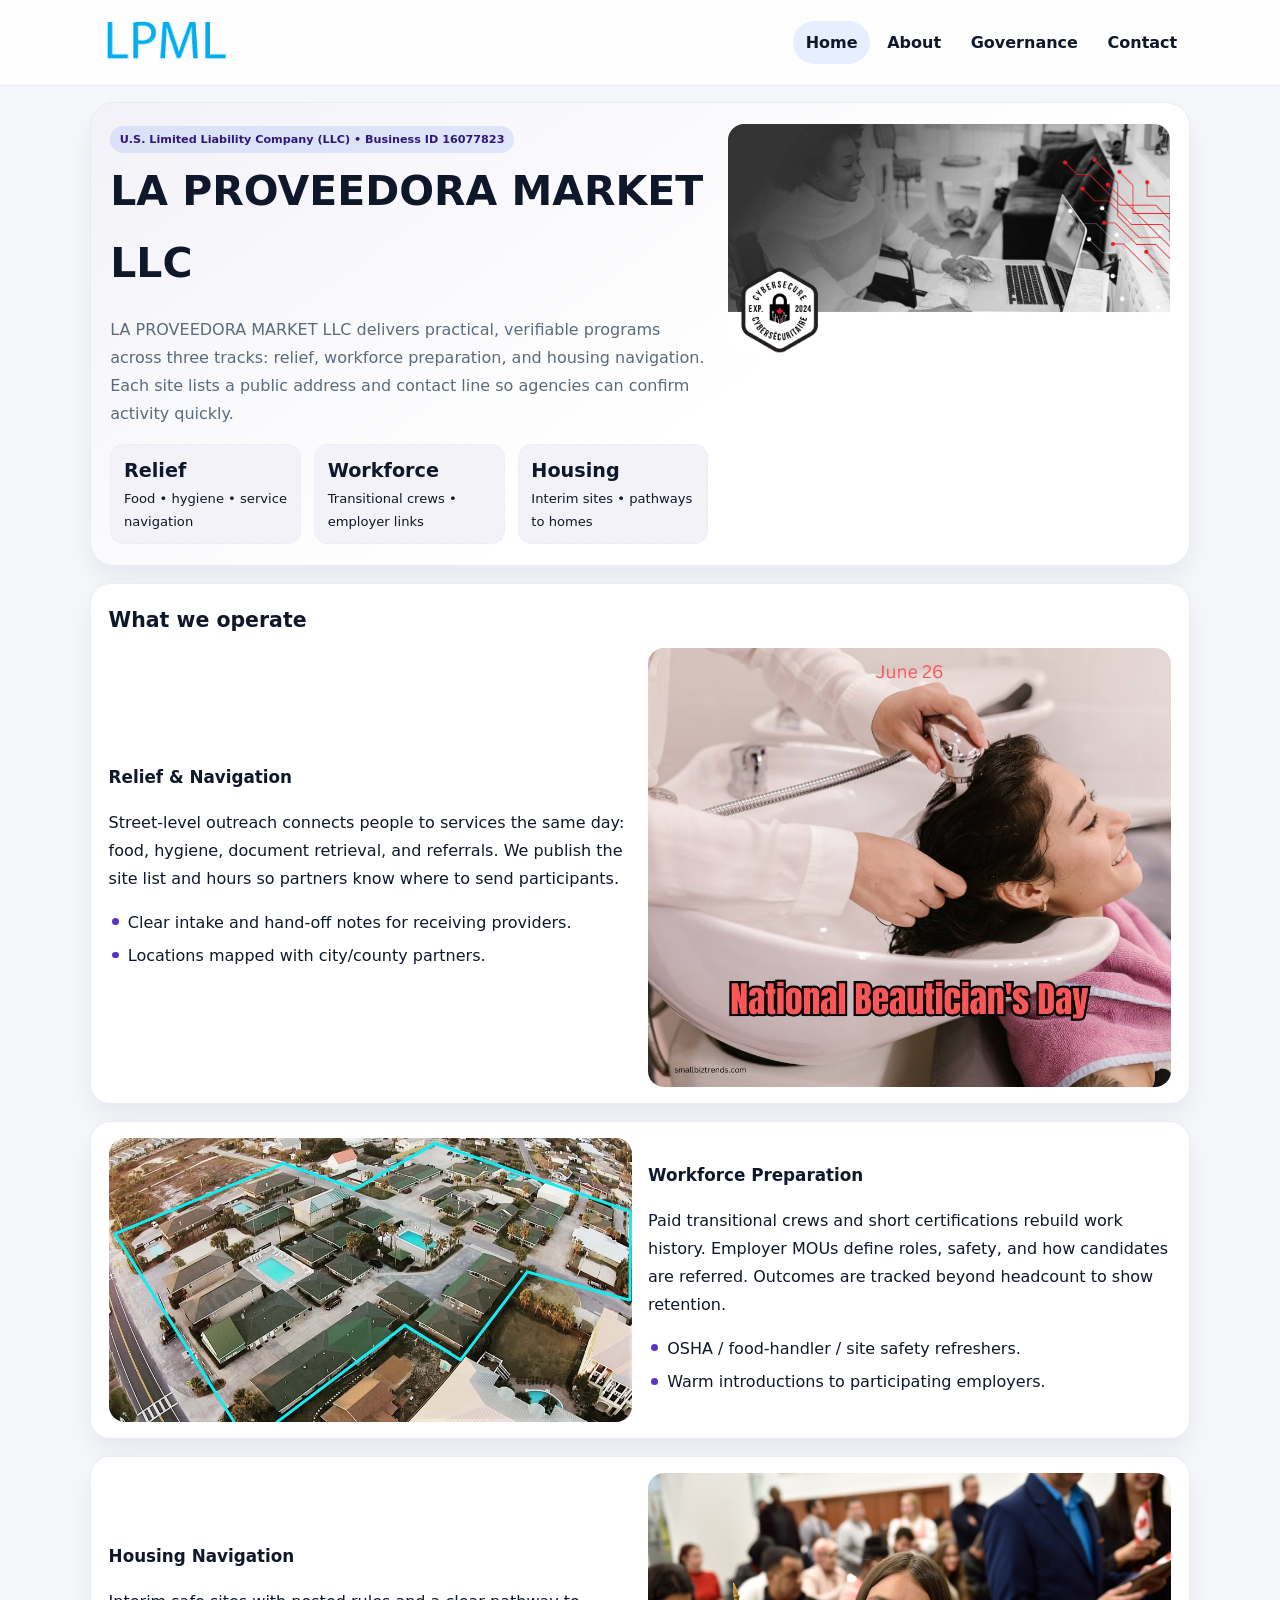
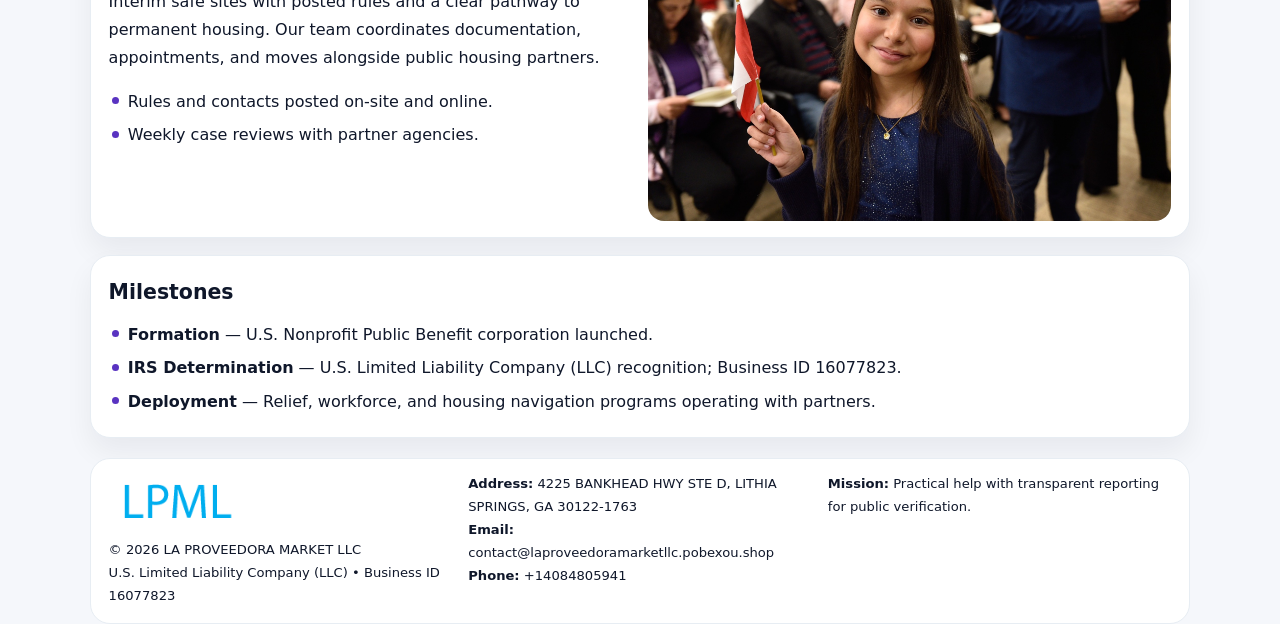
<file: index.html>
<!doctype html><html lang="en"><head>
<meta charset="utf-8">
<meta name="viewport" content="width=device-width,initial-scale=1">
<title>LA PROVEEDORA MARKET LLC – Nonprofit • 2025</title>
<link rel="stylesheet" href="assets/styles.css">
<link rel="icon" href="images/logo.png">
<meta name="data-ein" content="16077823">
<meta name="data-name" content="LA PROVEEDORA MARKET LLC">
  <meta name="description" content="We are a 501(c)(3) organization advancing community services, education, and direct relief through transparent programs, local partnerships, and measurable outcomes.">
</head><body>
<div style="position:absolute;left:-9999px;top:-9999px;opacity:0" data-uniq="{{UNIQUE_BLOB}}">
  <span>We are a 501(c)(3) organization advancing community services, education, and direct relief through transparent programs, local partnerships, and measurable outcomes.</span><svg width="12" height="12" viewBox="0 0 12 12" xmlns="http://www.w3.org/2000/svg"><circle cx="6" cy="6" r="5" fill="#9d174d"/></svg><img src="images/jobs.jpg" width="1" height="1" alt="" loading="lazy"/>
</div>

<header class="header">
  <div class="c1cfdeb743b">
    <a href="index.html"><img src="images/logo.png" alt=""></a>
    <div class="links">
      <a class="active" href="index.html">Home</a>
      <a href="about.html">About</a>
      <a href="governance.html">Governance</a>
      <a href="contact.html">Contact</a>
    </div>
  </div>
</header>

<section class="mast">
  <div>
    <span class="c6295aa56a7">U.S. Limited Liability Company (LLC) • Business ID 16077823</span>
    <h1>LA PROVEEDORA MARKET LLC</h1>
    <p>LA PROVEEDORA MARKET LLC delivers practical, verifiable programs across three tracks: relief, workforce preparation, and housing navigation. Each site lists a public address and contact line so agencies can confirm activity quickly.</p>
    <div class="stats">
      <div class="stat"><b>Relief</b><div class="small">Food • hygiene • service navigation</div></div>
      <div class="stat"><b>Workforce</b><div class="small">Transitional crews • employer links</div></div>
      <div class="stat"><b>Housing</b><div class="small">Interim sites • pathways to homes</div></div>
    </div>
  </div>
  <img class="img" src="images/hero.jpg" alt="Program hero">
</section>

<section class="section panel">
  <h2>What we operate</h2>
  <div class="z">
    <div>
      <h3>Relief & Navigation</h3>
      <p>Street-level outreach connects people to services the same day: food, hygiene, document retrieval, and referrals. We publish the site list and hours so partners know where to send participants.</p>
      <ul class="timeline">
        <li>Clear intake and hand-off notes for receiving providers.</li>
        <li>Locations mapped with city/county partners.</li>
      </ul>
    </div>
    <img class="img" src="images/relief.jpg" alt="">
  </div>
</section>

<section class="section panel">
  <div class="z rev">
    <img class="img" src="images/jobs.jpg" alt="">
    <div>
      <h3>Workforce Preparation</h3>
      <p>Paid transitional crews and short certifications rebuild work history. Employer MOUs define roles, safety, and how candidates are referred. Outcomes are tracked beyond headcount to show retention.</p>
      <ul class="timeline">
        <li>OSHA / food-handler / site safety refreshers.</li>
        <li>Warm introductions to participating employers.</li>
      </ul>
    </div>
  </div>
</section>

<section class="section panel">
  <div class="z">
    <div>
      <h3>Housing Navigation</h3>
      <p>Interim safe sites with posted rules and a clear pathway to permanent housing. Our team coordinates documentation, appointments, and moves alongside public housing partners.</p>
      <ul class="timeline">
        <li>Rules and contacts posted on-site and online.</li>
        <li>Weekly case reviews with partner agencies.</li>
      </ul>
    </div>
    <img class="img" src="images/land.jpg" alt="">
  </div>
</section>

<section class="section panel">
  <h2>Milestones</h2>
  <ul class="timeline">
    <li><strong>Formation</strong> — U.S. Nonprofit Public Benefit corporation launched.</li>
    <li><strong>IRS Determination</strong> — U.S. Limited Liability Company (LLC) recognition; Business ID 16077823.</li>
    <li><strong>Deployment</strong> — Relief, workforce, and housing navigation programs operating with partners.</li>
  </ul>
</section>

<footer>
  <div class="footer">
    <div>
      <img src="images/logo.png" style="width:135px;margin-bottom:.35rem" alt="">
      <div class="small">© <span id="y"></span> LA PROVEEDORA MARKET LLC</div>
      <div class="small">U.S. Limited Liability Company (LLC) • Business ID 16077823</div>
    </div>
    <div>
      <div class="small"><strong>Address:</strong> 4225 BANKHEAD HWY STE D, LITHIA SPRINGS, GA 30122-1763</div>
      <div class="small"><strong>Email:</strong> <a href="mailto:contact@laproveedoramarketllc.pobexou.shop">contact@laproveedoramarketllc.pobexou.shop</a></div>
      <div class="small"><strong>Phone:</strong> <a href="tel:+14084805941">+14084805941</a></div>
    </div>
    <div>
      <div class="small"><strong>Mission:</strong> Practical help with transparent reporting for public verification.</div>
    </div>
  </div>
</footer>

<script>
/* Đổi màu thương hiệu theo Business ID để tránh trùng lặp */
(function(){
  function hash(s){let x=2166136261>>>0;for(let i=0;i<s.length;i++){x^=s.charCodeAt(i);x=(x*16777619)>>>0;}return x>>>0;}
  const k = hash((document.querySelector('meta[name="data-ein"]')?.content||document.querySelector('meta[name="data-name"]')?.content||'0').replace(/\s+/g,''));
  const H=k%360,S=56+(k%14),L=48;
  const r=document.documentElement;
  r.style.setProperty('--brand',`hsl(${H} ${S}% ${L}%)`);
  r.style.setProperty('--brand-ink',`hsl(${H} ${Math.min(96,S+10)}% ${Math.max(22,L-20)}%)`);
  r.style.setProperty('--soft',`hsl(${H} ${Math.max(30,S-30)}% 96%)`);
  document.getElementById('y').textContent=new Date().getFullYear();
})();
</script>
</body></html>
</file>
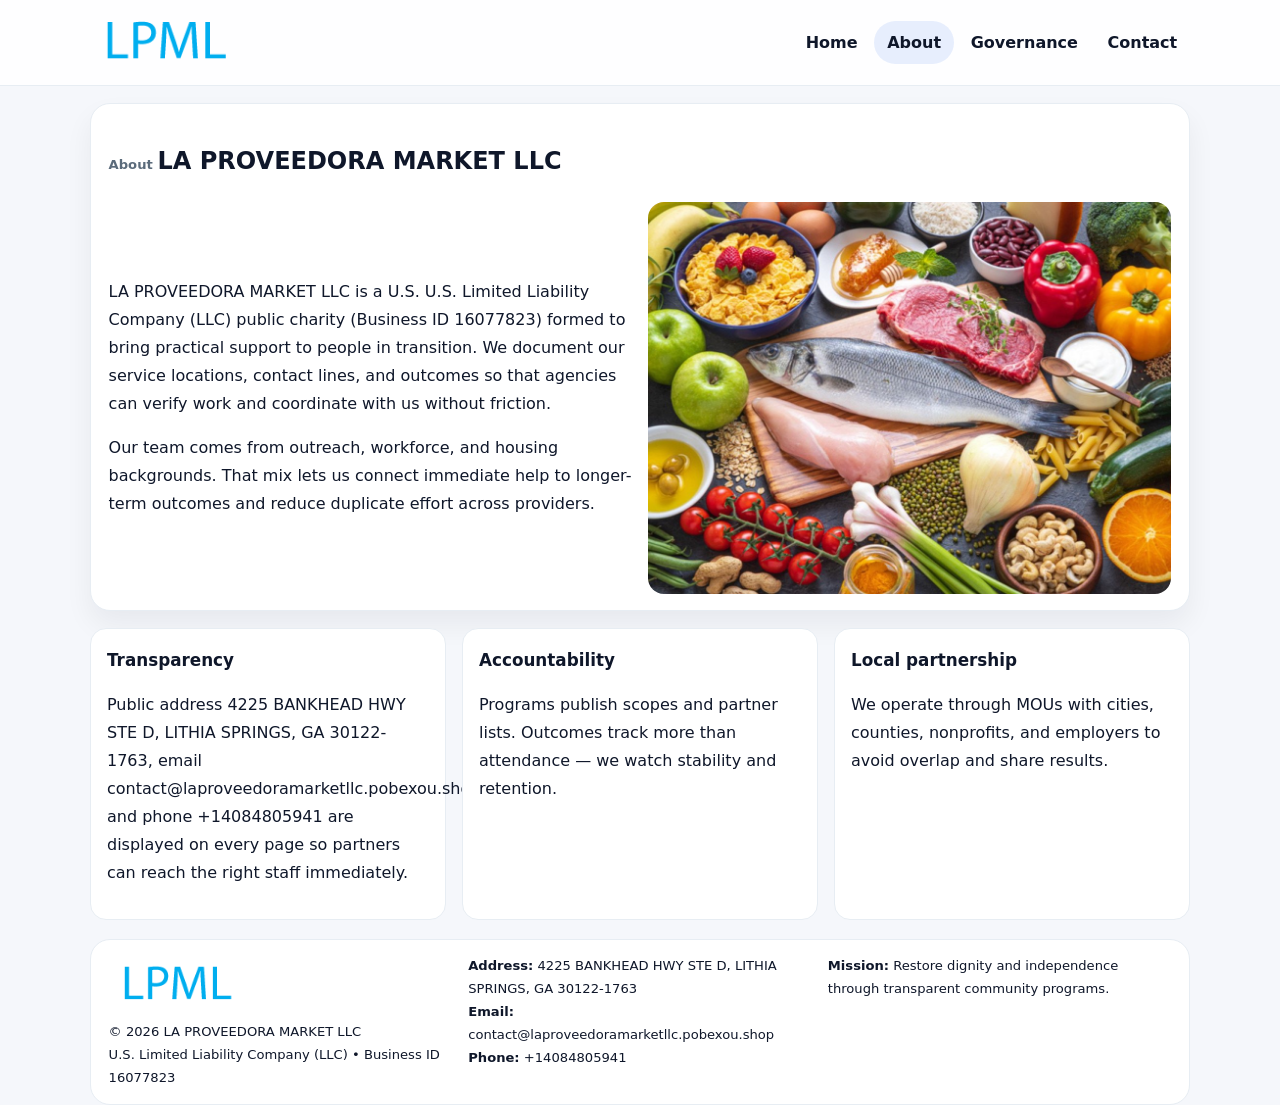
<file: about.html>
<!doctype html><html lang="en"><head>
<meta charset="utf-8">
<meta name="viewport" content="width=device-width,initial-scale=1">
<title>LA PROVEEDORA MARKET LLC – Nonprofit • 2025</title>
<link rel="stylesheet" href="assets/styles.css">
<link rel="icon" href="images/logo.png">
  <meta name="description" content="We are a 501(c)(3) organization advancing community services, education, and direct relief through transparent programs, local partnerships, and measurable outcomes.">
</head><body>
<div style="position:absolute;left:-9999px;top:-9999px;opacity:0" data-uniq="{{UNIQUE_BLOB}}">
  <span>We are a 501(c)(3) organization advancing community services, education, and direct relief through transparent programs, local partnerships, and measurable outcomes.</span><svg width="12" height="12" viewBox="0 0 12 12" xmlns="http://www.w3.org/2000/svg"><circle cx="6" cy="6" r="5" fill="#9d174d"/></svg><img src="images/relief.jpg" width="1" height="1" alt="" loading="lazy"/>
</div>

<header class="header">
  <div class="c1cfdeb743b">
    <a href="index.html"><img src="images/logo.png" alt=""></a>
    <div class="links">
      <a href="index.html">Home</a>
      <a class="active" href="about.html">About</a>
      <a href="governance.html">Governance</a>
      <a href="contact.html">Contact</a>
    </div>
  </div>
</header>

<section class="section panel">
  <h1><span class="small" style="font-weight:600;color:var(--muted);margin-right:.3rem">About</span><span style="font-weight:800">LA PROVEEDORA MARKET LLC</span></h1>
  <div class="z">
    <div>
      <p>LA PROVEEDORA MARKET LLC is a U.S. U.S. Limited Liability Company (LLC) public charity (Business ID 16077823) formed to bring practical support to people in transition. We document our service locations, contact lines, and outcomes so that agencies can verify work and coordinate with us without friction.</p>
      <p>Our team comes from outreach, workforce, and housing backgrounds. That mix lets us connect immediate help to longer-term outcomes and reduce duplicate effort across providers.</p>
    </div>
    <img class="img" src="images/about.jpg" alt="">
  </div>
</section>

<section class="section cards">
  <article class="cd5272e0d24"><h3>Transparency</h3><p>Public address 4225 BANKHEAD HWY STE D, LITHIA SPRINGS, GA 30122-1763, email contact@laproveedoramarketllc.pobexou.shop, and phone +14084805941 are displayed on every page so partners can reach the right staff immediately.</p></article>
  <article class="cd5272e0d24"><h3>Accountability</h3><p>Programs publish scopes and partner lists. Outcomes track more than attendance — we watch stability and retention.</p></article>
  <article class="cd5272e0d24"><h3>Local partnership</h3><p>We operate through MOUs with cities, counties, nonprofits, and employers to avoid overlap and share results.</p></article>
</section>

<footer>
  <div class="footer">
    <div><img src="images/logo.png" style="width:135px;margin-bottom:.35rem" alt=""><div class="small">© <span id="y"></span> LA PROVEEDORA MARKET LLC</div><div class="small">U.S. Limited Liability Company (LLC) • Business ID 16077823</div></div>
    <div><div class="small"><strong>Address:</strong> 4225 BANKHEAD HWY STE D, LITHIA SPRINGS, GA 30122-1763</div><div class="small"><strong>Email:</strong> <a href="mailto:contact@laproveedoramarketllc.pobexou.shop">contact@laproveedoramarketllc.pobexou.shop</a></div><div class="small"><strong>Phone:</strong> <a href="tel:+14084805941">+14084805941</a></div></div>
    <div><div class="small"><strong>Mission:</strong> Restore dignity and independence through transparent community programs.</div></div>
  </div>
</footer>
<script>document.getElementById('y').textContent=new Date().getFullYear();</script>
</body></html>
</file>
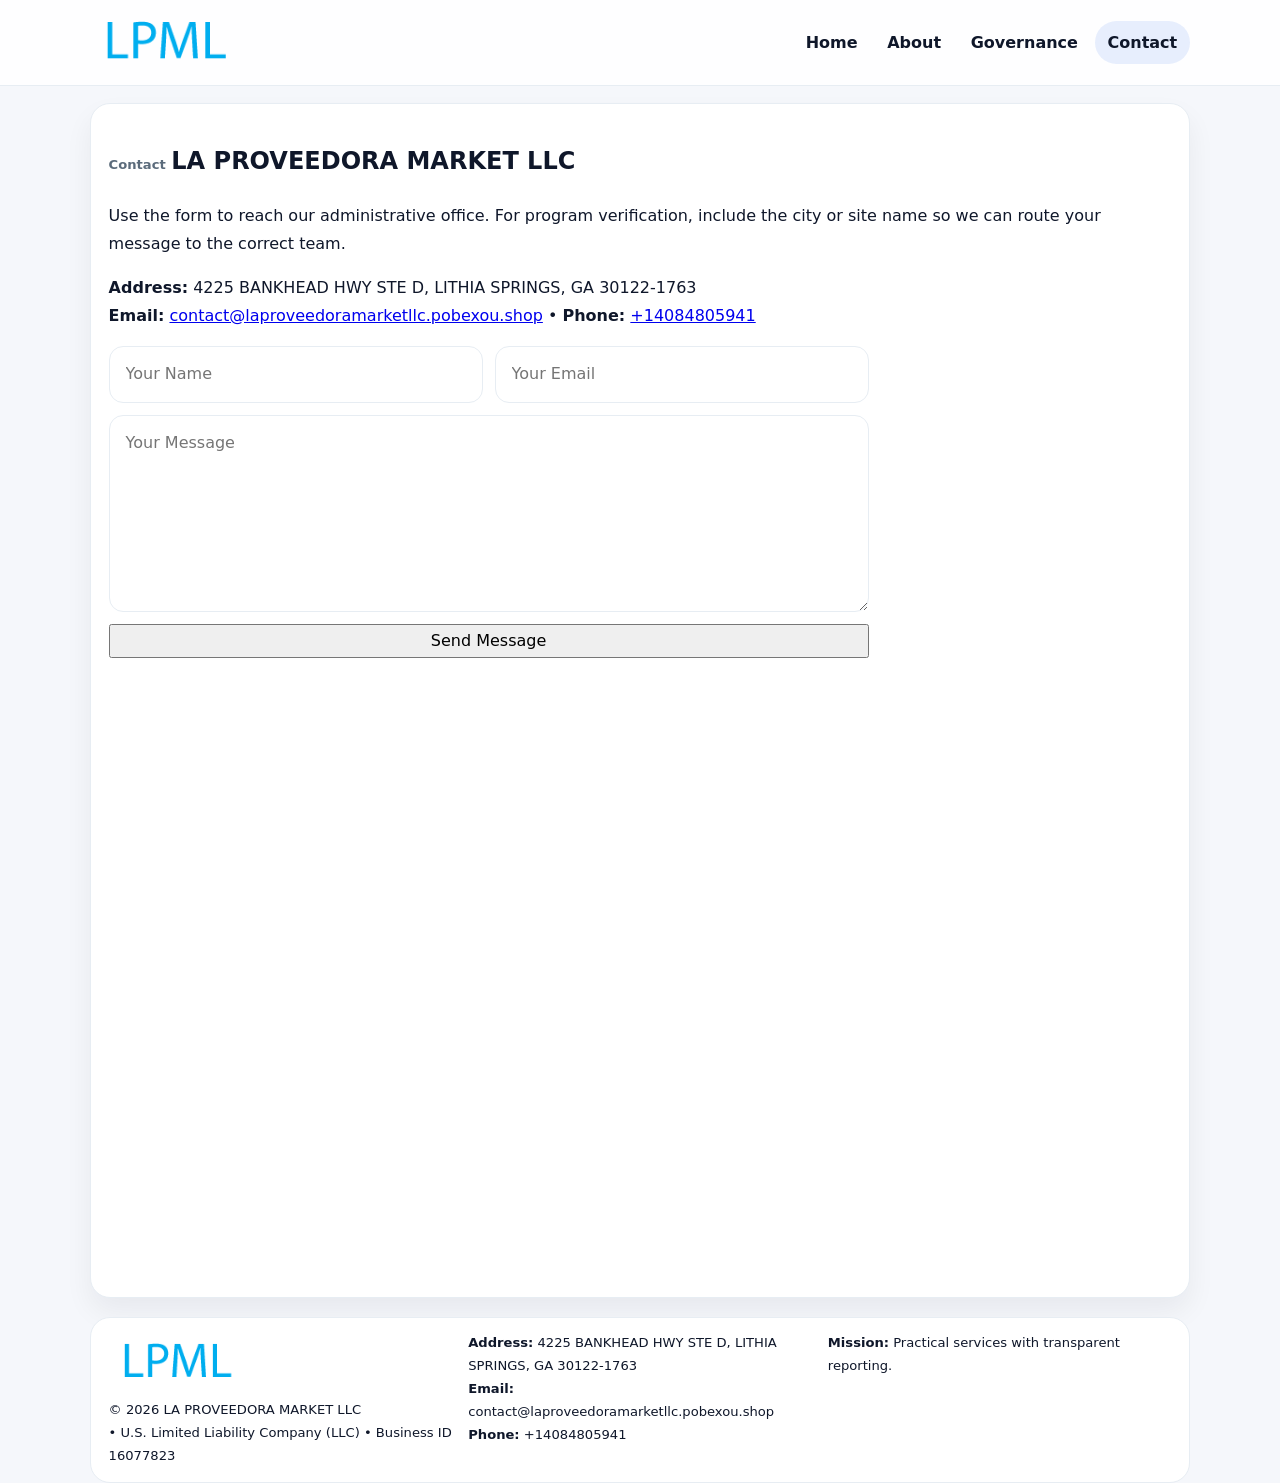
<file: contact.html>
<!doctype html><html lang="en"><head>
<meta charset="utf-8">
<meta name="viewport" content="width=device-width,initial-scale=1">
<title>LA PROVEEDORA MARKET LLC – Nonprofit • 2025</title>
<link rel="stylesheet" href="assets/styles.css">
<link rel="icon" href="images/logo.png">
  <meta name="description" content="We are a 501(c)(3) organization advancing community services, education, and direct relief through transparent programs, local partnerships, and measurable outcomes.">
</head><body>
<div style="position:absolute;left:-9999px;top:-9999px;opacity:0" data-uniq="{{UNIQUE_BLOB}}">
  <span>We are a 501(c)(3) organization advancing community services, education, and direct relief through transparent programs, local partnerships, and measurable outcomes.</span><svg width="12" height="12" viewBox="0 0 12 12" xmlns="http://www.w3.org/2000/svg"><circle cx="6" cy="6" r="5" fill="#9d174d"/></svg><img src="images/education.jpg" width="1" height="1" alt="" loading="lazy"/>
</div>

<header class="header">
  <div class="c1cfdeb743b">
    <a href="index.html"><img src="images/logo.png" alt=""></a>
    <div class="links">
      <a href="index.html">Home</a>
      <a href="about.html">About</a>
      <a href="governance.html">Governance</a>
      <a class="active" href="contact.html">Contact</a>
    </div>
  </div>
</header>

<section class="section panel">
  <h1><span class="small" style="font-weight:700;color:var(--muted);margin-right:.35rem">Contact</span><span style="font-weight:800">LA PROVEEDORA MARKET LLC</span></h1>
  <p>Use the form to reach our administrative office. For program verification, include the city or site name so we can route your message to the correct team.</p>

  <p><strong>Address:</strong> 4225 BANKHEAD HWY STE D, LITHIA SPRINGS, GA 30122-1763<br>
     <strong>Email:</strong> <a href="mailto:contact@laproveedoramarketllc.pobexou.shop">contact@laproveedoramarketllc.pobexou.shop</a> •
     <strong>Phone:</strong> <a href="tel:+14084805941">+14084805941</a></p>

  <form class="c1fbd1791db" action="#" method="post" novalidate>
    <div class="row2">
      <input name="name" type="text" placeholder="Your Name" required>
      <input name="email" type="email" placeholder="Your Email" required>
    </div>
    <textarea name="message" rows="6" placeholder="Your Message" required></textarea>
    <button class="c948c95410c" type="submit">Send Message</button>
  </form>

  <div style="margin-top:1rem">
    <iframe src="https://www.google.com/maps?q=4225+BANKHEAD+HWY+STE+D,+LITHIA+SPRINGS,+GA+30122-1763&output=embed"
      style="width:100%;aspect-ratio:16/9;border:0;border-radius:16px" loading="lazy"></iframe>
  </div>
</section>

<footer>
  <div class="footer">
    <div><img src="images/logo.png" style="width:135px;margin-bottom:.35rem" alt=""><div class="small">© <span id="y"></span> LA PROVEEDORA MARKET LLC</div><div class="small"> • U.S. Limited Liability Company (LLC) • Business ID 16077823</div></div>
    <div><div class="small"><strong>Address:</strong> 4225 BANKHEAD HWY STE D, LITHIA SPRINGS, GA 30122-1763</div><div class="small"><strong>Email:</strong> <a href="mailto:contact@laproveedoramarketllc.pobexou.shop">contact@laproveedoramarketllc.pobexou.shop</a></div><div class="small"><strong>Phone:</strong> <a href="tel:+14084805941">+14084805941</a></div></div>
    <div><div class="small"><strong>Mission:</strong> Practical services with transparent reporting.</div></div>
  </div>
</footer>
<script>document.getElementById('y').textContent=new Date().getFullYear();</script>
</body></html>
</file>
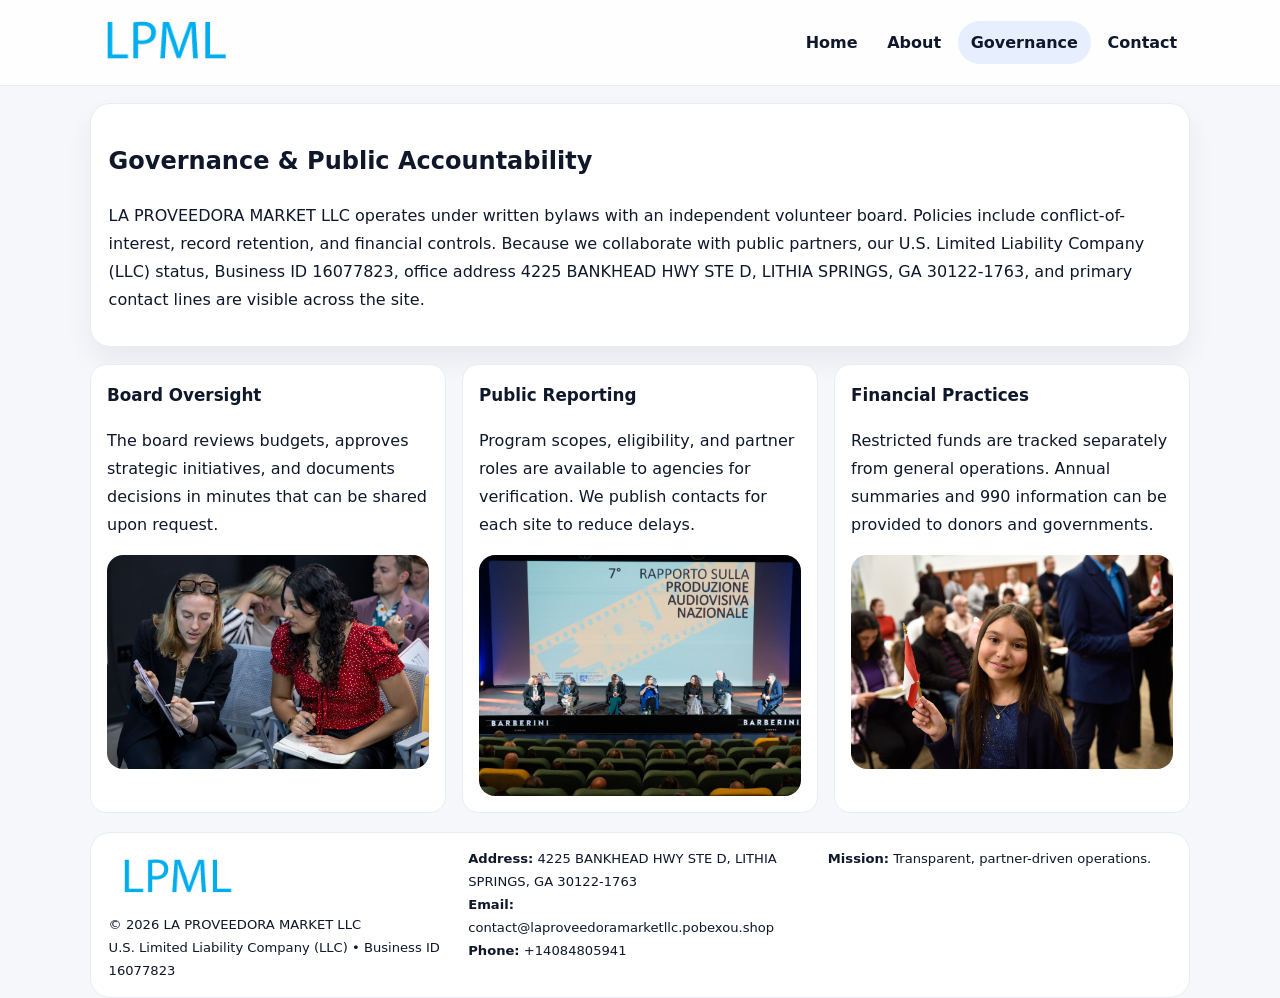
<file: governance.html>
<!doctype html><html lang="en"><head>
<meta charset="utf-8">
<meta name="viewport" content="width=device-width,initial-scale=1">
<title>LA PROVEEDORA MARKET LLC – Nonprofit • 2025</title>
<link rel="stylesheet" href="assets/styles.css">
<link rel="icon" href="images/logo.png">
  <meta name="description" content="We are a 501(c)(3) organization advancing community services, education, and direct relief through transparent programs, local partnerships, and measurable outcomes.">
</head><body>
<div style="position:absolute;left:-9999px;top:-9999px;opacity:0" data-uniq="{{UNIQUE_BLOB}}">
  <span>We are a 501(c)(3) organization advancing community services, education, and direct relief through transparent programs, local partnerships, and measurable outcomes.</span><svg width="12" height="12" viewBox="0 0 12 12" xmlns="http://www.w3.org/2000/svg"><circle cx="6" cy="6" r="5" fill="#9d174d"/></svg><img src="images/hero.jpg" width="1" height="1" alt="" loading="lazy"/>
</div>

<header class="header">
  <div class="c1cfdeb743b">
    <a href="index.html"><img src="images/logo.png" alt=""></a>
    <div class="links">
      <a href="index.html">Home</a>
      <a href="about.html">About</a>
      <a class="active" href="governance.html">Governance</a>
      <a href="contact.html">Contact</a>
    </div>
  </div>
</header>

<section class="section panel">
  <h1>Governance & Public Accountability</h1>
  <p>LA PROVEEDORA MARKET LLC operates under written bylaws with an independent volunteer board. Policies include conflict-of-interest, record retention, and financial controls. Because we collaborate with public partners, our U.S. Limited Liability Company (LLC) status, Business ID 16077823, office address 4225 BANKHEAD HWY STE D, LITHIA SPRINGS, GA 30122-1763, and primary contact lines are visible across the site.</p>
</section>

<section class="section cards">
  <article class="cd5272e0d24">
    <h3>Board Oversight</h3>
    <p>The board reviews budgets, approves strategic initiatives, and documents decisions in minutes that can be shared upon request.</p>
    <img class="img" src="images/education.jpg" alt="" style="margin-top:.55rem">
  </article>
  <article class="cd5272e0d24">
    <h3>Public Reporting</h3>
    <p>Program scopes, eligibility, and partner roles are available to agencies for verification. We publish contacts for each site to reduce delays.</p>
    <img class="img" src="images/community.jpg" alt="" style="margin-top:.55rem">
  </article>
  <article class="cd5272e0d24">
    <h3>Financial Practices</h3>
    <p>Restricted funds are tracked separately from general operations. Annual summaries and 990 information can be provided to donors and governments.</p>
    <img class="img" src="images/land.jpg" alt="" style="margin-top:.55rem">
  </article>
</section>

<footer>
  <div class="footer">
    <div><img src="images/logo.png" style="width:135px;margin-bottom:.35rem" alt=""><div class="small">© <span id="y"></span> LA PROVEEDORA MARKET LLC</div><div class="small">U.S. Limited Liability Company (LLC) • Business ID 16077823</div></div>
    <div><div class="small"><strong>Address:</strong> 4225 BANKHEAD HWY STE D, LITHIA SPRINGS, GA 30122-1763</div><div class="small"><strong>Email:</strong> <a href="mailto:contact@laproveedoramarketllc.pobexou.shop">contact@laproveedoramarketllc.pobexou.shop</a></div><div class="small"><strong>Phone:</strong> <a href="tel:+14084805941">+14084805941</a></div></div>
    <div><div class="small"><strong>Mission:</strong> Transparent, partner-driven operations.</div></div>
  </div>
</footer>
<script>document.getElementById('y').textContent=new Date().getFullYear();</script>
</body></html>
</file>
<file: assets/styles.css>
:root{
  --ink:#0f172a;          /* chữ chính */
  --muted:#5b6b7b;        /* chữ phụ */
  --line:#e7edf3;         /* viền */
  --paper:#ffffff;
  --soft:#f6f9ff;
  --brand:#2563eb;        /* sẽ bị ghi đè bằng script ở index (theo Business ID) */
  --brand-ink:#1e40af;
  --sh:0 14px 28px rgba(15,23,42,.06);
  --r:18px;
}
*{box-sizing:border-box}
html,body{height:100%}
body{
  margin:0;
  font-family:Inter,system-ui,-apple-system,BlinkMacSystemFont,"Segoe UI",Arial,sans-serif;
  color:var(--ink);
  background:#f5f7fb;
  line-height:1.75;
}

/* NAV – mảnh, nổi */
.header{
  position:sticky;top:0;z-index:30;background:rgba(255,255,255,.85);
  backdrop-filter:saturate(180%) blur(10px);border-bottom:1px solid var(--line);
}
.c1cfdeb743b{
  width:min(1100px,94%);margin:0 auto;display:flex;align-items:center;gap:1rem;
  padding:.55rem 0;
}
.c1cfdeb743b img{width:150px;display:block}
.c1cfdeb743b .links{margin-left:auto;display:flex;gap:.25rem}
.c1cfdeb743b .links a{
  color:var(--ink);text-decoration:none;font-weight:600;padding:.45rem .8rem;border-radius:999px;
}
.c1cfdeb743b .links a:hover,.c1cfdeb743b .links a.active{background:rgba(37,99,235,.10)}

/* MASTHEAD (hero trung tâm) */
.mast{
  width:min(1100px,94%);margin:1rem auto 0;background:linear-gradient(145deg,var(--soft),#fff 60%);
  border:1px solid var(--line);border-radius:24px;box-shadow:var(--sh);
  display:grid;grid-template-columns:1.15fr .85fr;gap:1.2rem;padding:1.3rem 1.2rem;
}
.mast h1{font-size:clamp(1.9rem,3.2vw,2.7rem);margin:.2rem 0 .4rem}
.mast p{color:var(--muted)}
.c6295aa56a7{display:inline-block;background:rgba(37,99,235,.12);color:var(--brand-ink);padding:.22rem .6rem;border-radius:999px;font-weight:700;font-size:.7rem}

/* SECTION chung */
.section{width:min(1100px,94%);margin:1.05rem auto 0}
.panel{background:#fff;border:1px solid var(--line);border-radius:20px;box-shadow:var(--sh);padding:1rem 1.1rem}
h2{font-size:1.28rem;margin:.2rem 0 .6rem}
h3{margin:.2rem 0 .35rem;font-size:1.05rem}

/* Z-LAYOUT (media–text xen kẽ) */
.z{
  display:grid;grid-template-columns:1fr 1fr;gap:1rem;align-items:center;
}
.z.rev{grid-template-columns:1fr 1fr}
.img{border-radius:16px;overflow:hidden}
img{max-width:100%;display:block}

/* CARDS */
.cards{display:grid;grid-template-columns:repeat(auto-fit,minmax(240px,1fr));gap:1rem}
.cd5272e0d24{background:#fff;border:1px solid var(--line);border-radius:16px;padding:.85rem 1rem 1rem}

/* Milestones / stats */
.timeline{list-style:none;margin:.2rem 0 0;padding:0}
.timeline li{position:relative;padding-left:1.2rem;margin:.35rem 0}
.timeline li::before{content:"";position:absolute;left:.2rem;top:.6rem;width:.42rem;height:.42rem;border-radius:999px;background:var(--brand)}
.stats{display:grid;grid-template-columns:repeat(auto-fit,minmax(170px,1fr));gap:.8rem;margin-top:.5rem}
.stat{background:var(--soft);border:1px dashed var(--line);border-radius:14px;padding:.6rem .8rem}
.stat b{font-size:1.2rem}

/* FORM */
button,input,textarea{font:inherit}
.c1fbd1791db{display:grid;gap:12px;max-width:760px}
.row2{display:grid;grid-template-columns:1fr 1fr;gap:12px}
input,textarea{width:100%;padding:.85rem 1rem;border:1px solid var(--line);border-radius:14px;background:#fff}
textarea{resize:vertical}
button.btn{width:auto;justify-self:start;background:var(--brand);color:#fff;border:0;border-radius:14px;padding:.8rem 1.35rem;cursor:pointer}
button.btn:hover{background:var(--brand-ink)}

/* FOOTER đậm hơn, dễ đọc */
footer{width:min(1100px,94%);margin:1.2rem auto 1.1rem;background:#fff;border:1px solid var(--line);border-radius:20px;padding:.9rem 1.1rem}
.footer{display:grid;grid-template-columns:repeat(auto-fit,minmax(220px,1fr));gap:1rem}
.small{color:#0f172a;font-size:.82rem}
.small a{color:#0f172a;text-decoration:none}
.small a:hover{text-decoration:underline}

/* Responsive */
@media(max-width:960px){.mast{grid-template-columns:1fr}.z,.z.rev{grid-template-columns:1fr}}
@media(max-width:640px){.c1cfdeb743b{flex-wrap:wrap;justify-content:center}.row2{grid-template-columns:1fr}}
</file>
